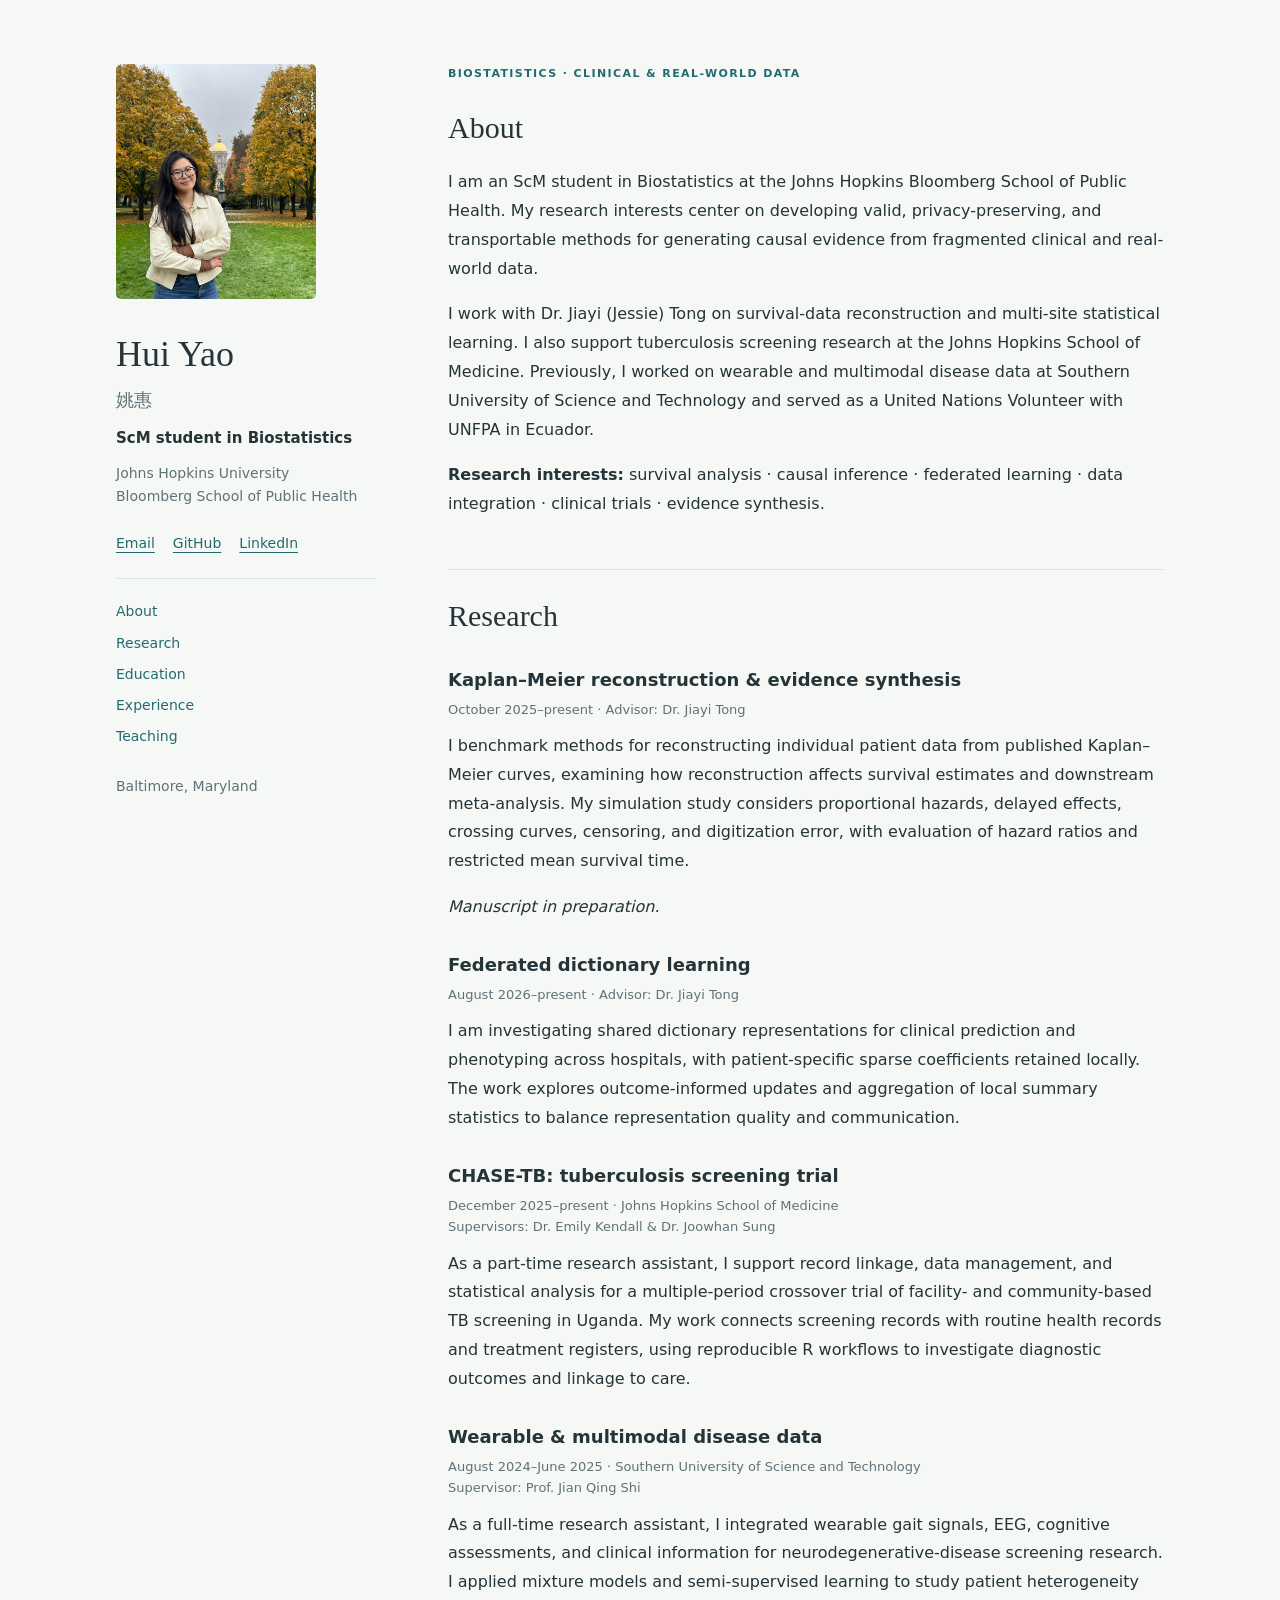
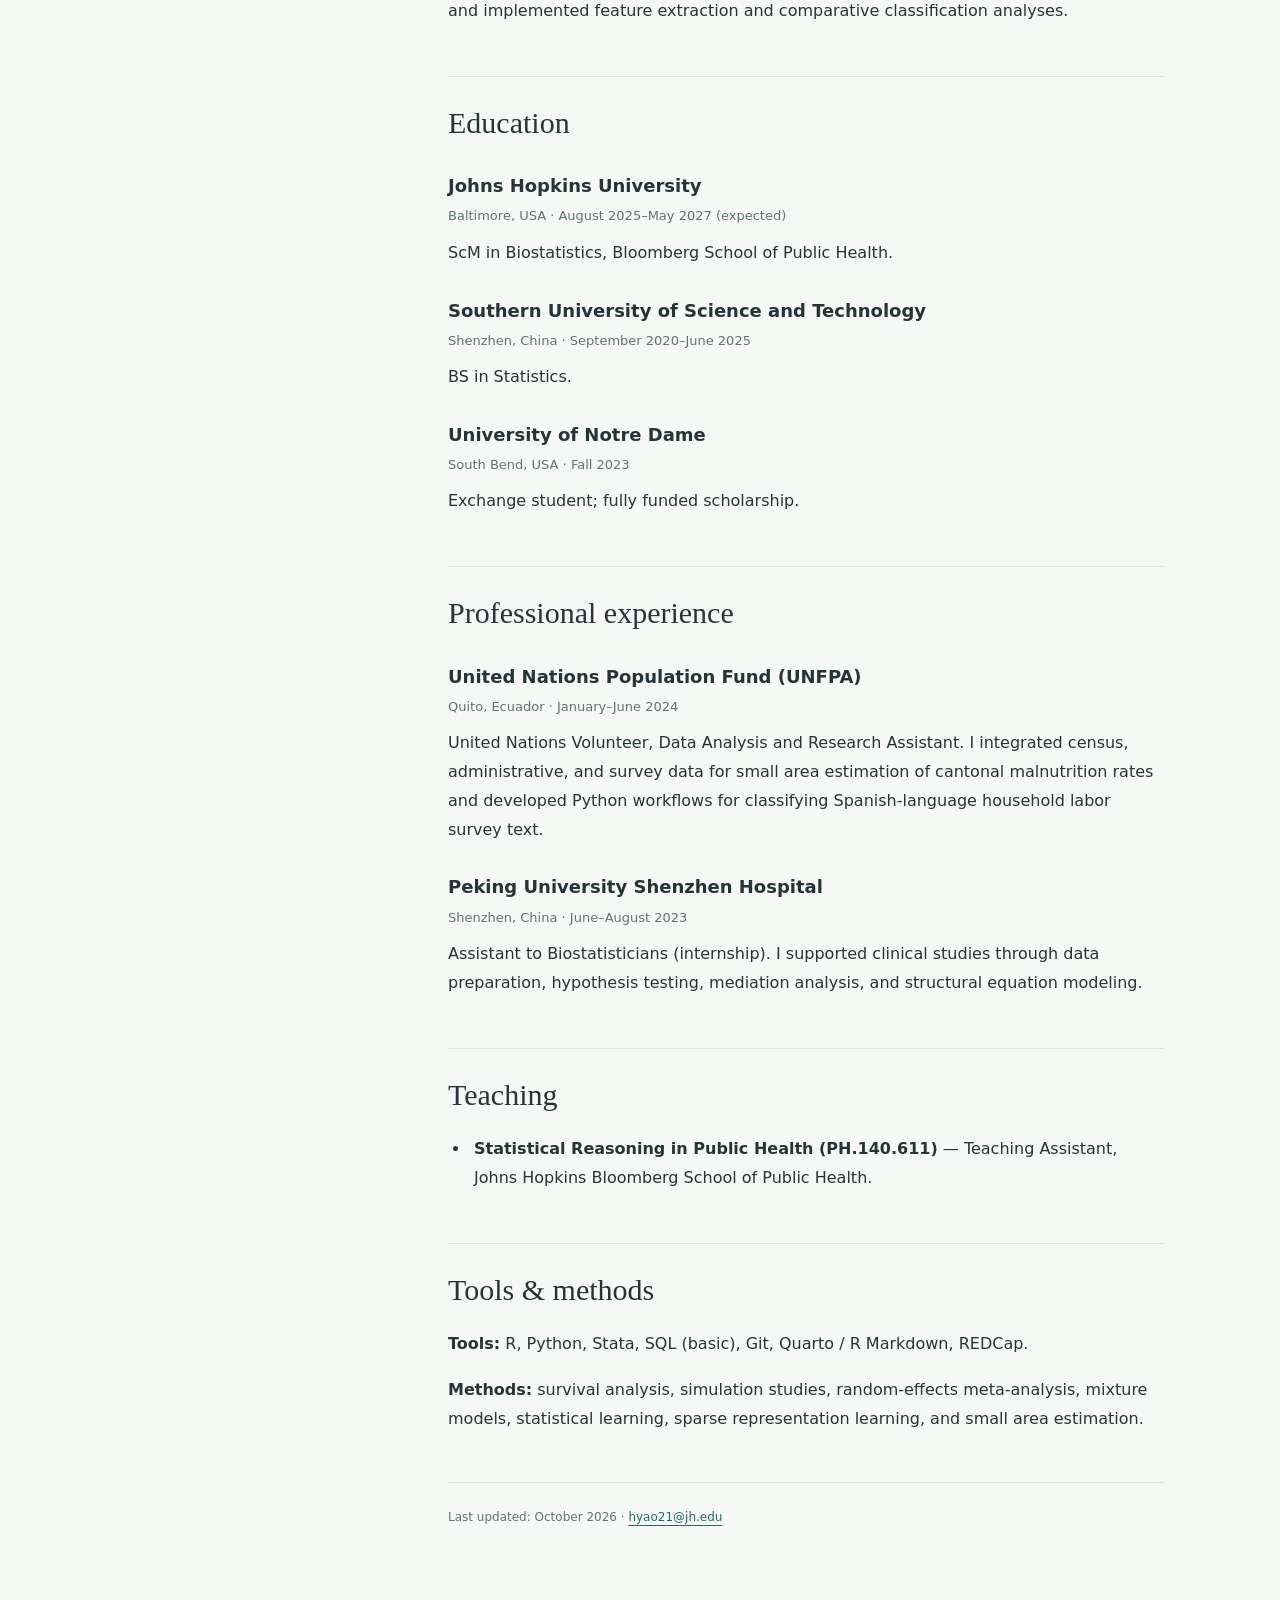
<file: index.html>
<!doctype html>
<html lang="en">
<head>
<meta charset="utf-8">
<meta name="viewport" content="width=device-width, initial-scale=1">
<title>Hui Yao | Biostatistics · Johns Hopkins University</title>
<meta name="description" content="Hui Yao (姚惠) is a biostatistics ScM
student at Johns Hopkins University, studying survival analysis, causal
inference, and methods for multi-site health data.">
<meta name="author" content="Hui Yao">
<link rel="canonical" href="https://huiyao-amber.github.io/">
<meta property="og:type" content="website">
<meta property="og:title" content="Hui Yao | Biostatistics · Johns
Hopkins University">
<meta property="og:description" content="Hui Yao (姚惠) is a
biostatistics ScM student at Johns Hopkins University, studying survival
analysis, causal inference, and methods for multi-site health data.">
<meta property="og:url" content="https://huiyao-amber.github.io/">
<meta property="og:image" content="https://huiyao-amber.github.io/HuiYao.jpg">
<link rel="stylesheet" href="style.css">
<script type="application/ld+json">{"@context":"https://schema.org","@type":"Person","name":"Hui Yao","alternateName":"姚惠","url":"https://huiyao-amber.github.io/","affiliation":{"@type":"CollegeOrUniversity","name":"Johns Hopkins University"},"sameAs":["https://github.com/HuiYao-Amber","https://www.linkedin.com/in/huiyao2002"]}</script>
</head>
<body>
<a class="skip" href="#content">Skip to content</a>
<div class="layout">
<aside class="profile">
<img class="portrait" src="HuiYao.jpg" alt="Hui Yao" width="240" height="300">
<h1>Hui Yao <span lang="zh">姚惠</span></h1>
<p class="role">ScM student in Biostatistics</p>
<p class="affiliation">Johns Hopkins University<br>Bloomberg School of Public Health</p>
<div class="contact"><a href="mailto:hyao21@jh.edu">Email</a><a href="https://github.com/HuiYao-Amber">GitHub</a><a href="https://www.linkedin.com/in/huiyao2002">LinkedIn</a></div>
<nav aria-label="Sections"><a href="#about">About</a><a href="#research">Research</a><a href="#education">Education</a><a href="#experience">Experience</a><a href="#teaching">Teaching</a></nav>
<p class="location">Baltimore, Maryland</p>
</aside>
<main id="content">
<p class="eyebrow">BIOSTATISTICS · CLINICAL & REAL-WORLD DATA</p>
<h2 id="about">About</h2>
<p>I am an ScM student in Biostatistics at the Johns Hopkins Bloomberg
School of Public Health. My research interests center on developing
valid, privacy-preserving, and transportable methods for generating
causal evidence from fragmented clinical and real-world data.</p>
<p>I work with Dr. Jiayi (Jessie) Tong on survival-data reconstruction
and multi-site statistical learning. I also support tuberculosis
screening research at the Johns Hopkins School of Medicine. Previously,
I worked on wearable and multimodal disease data at Southern University
of Science and Technology and served as a United Nations Volunteer with
UNFPA in Ecuador.</p>
<p><strong>Research interests:</strong> survival analysis · causal
inference · federated learning · data integration · clinical trials ·
evidence synthesis.</p>
<h2 id="research">Research</h2>
<h3 id="kaplanmeier-reconstruction-evidence-synthesis">Kaplan–Meier
reconstruction &amp; evidence synthesis</h3>
<p class="meta">
October 2025–present · Advisor: Dr. Jiayi Tong
</p>
<p>I benchmark methods for reconstructing individual patient data from
published Kaplan–Meier curves, examining how reconstruction affects
survival estimates and downstream meta-analysis. My simulation study
considers proportional hazards, delayed effects, crossing curves,
censoring, and digitization error, with evaluation of hazard ratios and
restricted mean survival time.</p>
<p><em>Manuscript in preparation.</em></p>
<h3 id="federated-dictionary-learning">Federated dictionary
learning</h3>
<p class="meta">
August 2026–present · Advisor: Dr. Jiayi Tong
</p>
<p>I am investigating shared dictionary representations for clinical
prediction and phenotyping across hospitals, with patient-specific
sparse coefficients retained locally. The work explores outcome-informed
updates and aggregation of local summary statistics to balance
representation quality and communication.</p>
<h3 id="chase-tb-tuberculosis-screening-trial">CHASE-TB: tuberculosis
screening trial</h3>
<p class="meta">
December 2025–present · Johns Hopkins School of Medicine<br>Supervisors:
Dr. Emily Kendall &amp; Dr. Joowhan Sung
</p>
<p>As a part-time research assistant, I support record linkage, data
management, and statistical analysis for a multiple-period crossover
trial of facility- and community-based TB screening in Uganda. My work
connects screening records with routine health records and treatment
registers, using reproducible R workflows to investigate diagnostic
outcomes and linkage to care.</p>
<h3 id="wearable-multimodal-disease-data">Wearable &amp; multimodal
disease data</h3>
<p class="meta">
August 2024–June 2025 · Southern University of Science and
Technology<br>Supervisor: Prof. Jian Qing Shi
</p>
<p>As a full-time research assistant, I integrated wearable gait
signals, EEG, cognitive assessments, and clinical information for
neurodegenerative-disease screening research. I applied mixture models
and semi-supervised learning to study patient heterogeneity and
implemented feature extraction and comparative classification
analyses.</p>
<h2 id="education">Education</h2>
<h3 id="johns-hopkins-university">Johns Hopkins University</h3>
<p class="meta">
Baltimore, USA · August 2025–May 2027 (expected)
</p>
<p>ScM in Biostatistics, Bloomberg School of Public Health.</p>
<h3 id="southern-university-of-science-and-technology">Southern
University of Science and Technology</h3>
<p class="meta">
Shenzhen, China · September 2020–June 2025
</p>
<p>BS in Statistics.</p>
<h3 id="university-of-notre-dame">University of Notre Dame</h3>
<p class="meta">
South Bend, USA · Fall 2023
</p>
<p>Exchange student; fully funded scholarship.</p>
<h2 id="experience">Professional experience</h2>
<h3 id="united-nations-population-fund-unfpa">United Nations Population
Fund (UNFPA)</h3>
<p class="meta">
Quito, Ecuador · January–June 2024
</p>
<p>United Nations Volunteer, Data Analysis and Research Assistant. I
integrated census, administrative, and survey data for small area
estimation of cantonal malnutrition rates and developed Python workflows
for classifying Spanish-language household labor survey text.</p>
<h3 id="peking-university-shenzhen-hospital">Peking University Shenzhen
Hospital</h3>
<p class="meta">
Shenzhen, China · June–August 2023
</p>
<p>Assistant to Biostatisticians (internship). I supported clinical
studies through data preparation, hypothesis testing, mediation
analysis, and structural equation modeling.</p>
<h2 id="teaching">Teaching</h2>
<ul>
<li><strong>Statistical Reasoning in Public Health (PH.140.611)</strong>
— Teaching Assistant, Johns Hopkins Bloomberg School of Public
Health.</li>
</ul>
<h2 id="skills">Tools &amp; methods</h2>
<p><strong>Tools:</strong> R, Python, Stata, SQL (basic), Git, Quarto /
R Markdown, REDCap.</p>
<p><strong>Methods:</strong> survival analysis, simulation studies,
random-effects meta-analysis, mixture models, statistical learning,
sparse representation learning, and small area estimation.</p>
<footer>Last updated: October 2026 · <a href="mailto:hyao21@jh.edu">hyao21@jh.edu</a></footer>
</main>
</div>
</body>
</html>
</file>
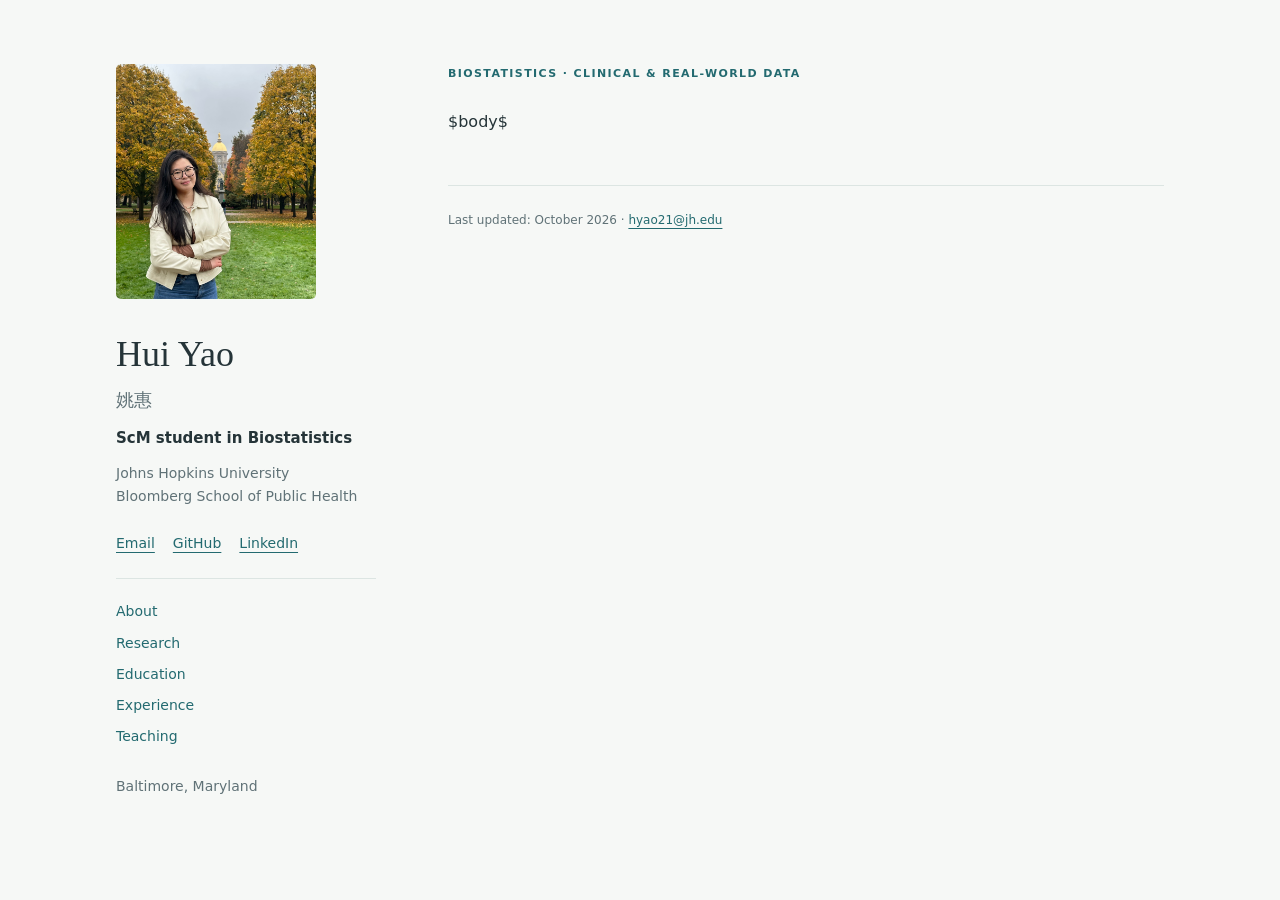
<file: template.html>
<!doctype html>
<html lang="en">
<head>
<meta charset="utf-8">
<meta name="viewport" content="width=device-width, initial-scale=1">
<title>$title$</title>
<meta name="description" content="$description$">
<meta name="author" content="Hui Yao">
<link rel="canonical" href="https://huiyao-amber.github.io/">
<meta property="og:type" content="website">
<meta property="og:title" content="$title$">
<meta property="og:description" content="$description$">
<meta property="og:url" content="https://huiyao-amber.github.io/">
<meta property="og:image" content="https://huiyao-amber.github.io/HuiYao.jpg">
<link rel="stylesheet" href="style.css">
<script type="application/ld+json">{"@context":"https://schema.org","@type":"Person","name":"Hui Yao","alternateName":"姚惠","url":"https://huiyao-amber.github.io/","affiliation":{"@type":"CollegeOrUniversity","name":"Johns Hopkins University"},"sameAs":["https://github.com/HuiYao-Amber","https://www.linkedin.com/in/huiyao2002"]}</script>
</head>
<body>
<a class="skip" href="#content">Skip to content</a>
<div class="layout">
<aside class="profile">
<img class="portrait" src="HuiYao.jpg" alt="Hui Yao" width="240" height="300">
<h1>Hui Yao <span lang="zh">姚惠</span></h1>
<p class="role">ScM student in Biostatistics</p>
<p class="affiliation">Johns Hopkins University<br>Bloomberg School of Public Health</p>
<div class="contact"><a href="mailto:hyao21@jh.edu">Email</a><a href="https://github.com/HuiYao-Amber">GitHub</a><a href="https://www.linkedin.com/in/huiyao2002">LinkedIn</a></div>
<nav aria-label="Sections"><a href="#about">About</a><a href="#research">Research</a><a href="#education">Education</a><a href="#experience">Experience</a><a href="#teaching">Teaching</a></nav>
<p class="location">Baltimore, Maryland</p>
</aside>
<main id="content">
<p class="eyebrow">BIOSTATISTICS · CLINICAL & REAL-WORLD DATA</p>
$body$
<footer>Last updated: October 2026 · <a href="mailto:hyao21@jh.edu">hyao21@jh.edu</a></footer>
</main>
</div>
</body>
</html>
</file>
<file: style.css>
:root{--ink:#253438;--muted:#607277;--accent:#236a70;--line:#dce5e2;--paper:#fff;--bg:#f6f8f6}
*{box-sizing:border-box}html{scroll-behavior:smooth;scroll-padding-top:28px}body{margin:0;background:var(--bg);color:var(--ink);font:16px/1.8 system-ui,-apple-system,BlinkMacSystemFont,"Segoe UI",sans-serif}a{color:var(--accent);text-underline-offset:4px}a:hover{color:#153f44}a:focus-visible{outline:3px solid #bf784b;outline-offset:5px}.layout{max-width:1120px;margin:64px auto;padding:0 36px;display:grid;grid-template-columns:260px minmax(0,1fr);gap:72px}.profile{position:sticky;top:48px;align-self:start}.portrait{width:200px;height:235px;object-fit:cover;object-position:center;border-radius:5px}.profile h1{font:36px/1.3 Georgia,serif;margin:22px 0 12px}.profile h1 span{display:block;font:18px/1.5 system-ui,sans-serif;color:var(--muted);margin-top:8px}.role{font-size:15px;font-weight:600;margin:0 0 10px}.affiliation,.location{font-size:14px;color:var(--muted);line-height:1.7}.contact{display:flex;gap:18px;margin:22px 0;font-size:14px}.profile nav{display:flex;flex-direction:column;gap:6px;border-top:1px solid var(--line);padding-top:20px}.profile nav a{text-decoration:none;font-size:14px}.location{margin-top:26px}main{min-width:0}.eyebrow{font-size:11px;letter-spacing:1.4px;font-weight:600;color:var(--accent);margin:0 0 24px}h2{font:30px/1.35 Georgia,serif;margin:50px 0 20px;padding-top:26px;border-top:1px solid var(--line)}h2:first-of-type{margin-top:0;padding-top:0;border:0}h3{font-size:18px;line-height:1.45;margin:30px 0 6px;font-weight:600}p{margin:0 0 17px}.meta{font-size:13px;line-height:1.65;color:var(--muted);margin-bottom:12px}ul{padding-left:22px}li{padding-left:4px;margin-bottom:12px}footer{border-top:1px solid var(--line);margin-top:48px;padding:24px 0 8px;font-size:12px;color:var(--muted)}.skip{position:absolute;top:-100px;left:16px;background:white;padding:10px;z-index:1}.skip:focus{top:10px}
@media(max-width:760px){.layout{margin:30px auto;padding:0 24px;grid-template-columns:1fr;gap:30px}.profile{position:static}.portrait{width:140px;height:164px}.profile h1{font-size:32px}.profile nav{flex-direction:row;gap:12px;flex-wrap:wrap}.location{margin-top:15px}h2{font-size:27px}body{font-size:15px}.eyebrow{font-size:10px;letter-spacing:1px}}
@media(prefers-reduced-motion:reduce){html{scroll-behavior:auto}}
@media print{body{background:white;font-size:11pt}.layout{display:block;margin:0;padding:0}.profile{position:static}.portrait,.profile nav,.eyebrow,.skip{display:none}.profile h1 span{display:inline;margin-left:12px}h2{margin-top:25px;padding-top:14px;font-size:19pt}h3{break-after:avoid}.contact{margin:8px 0}.location{display:none}a{color:inherit}footer{font-size:9pt}}
</file>
